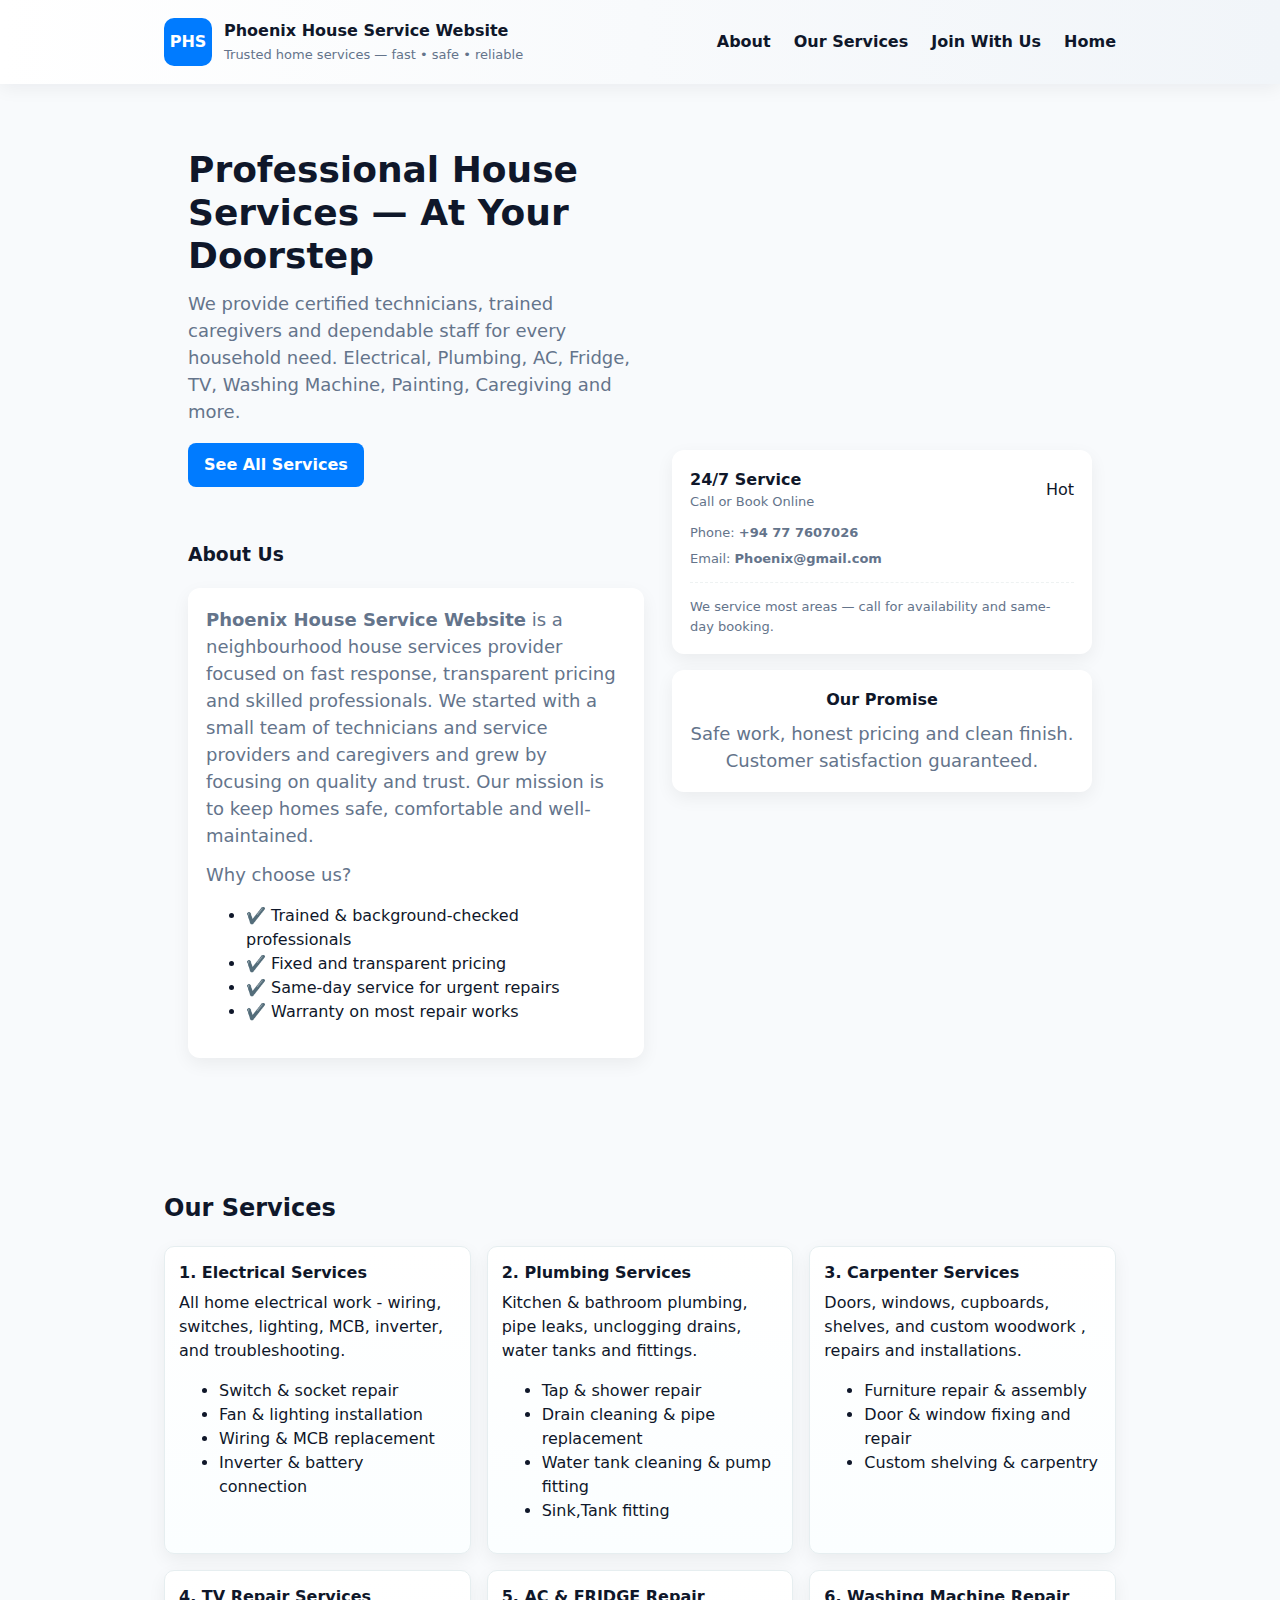
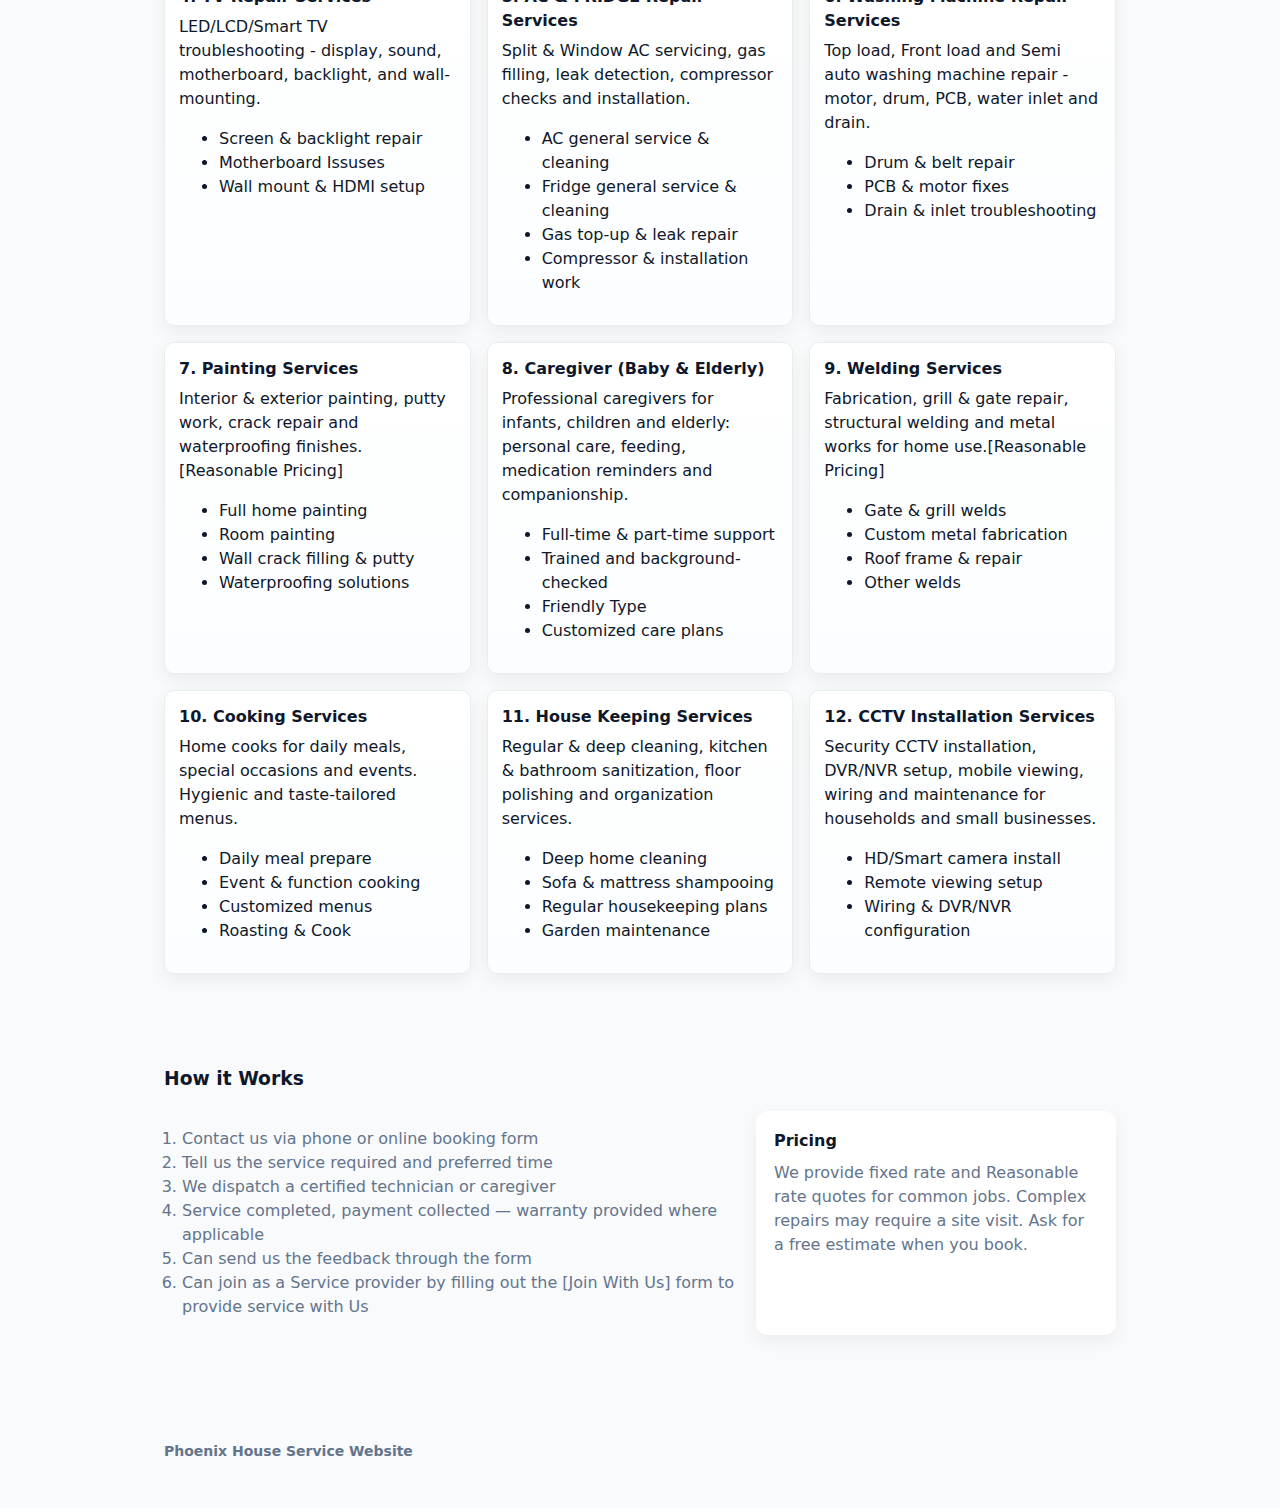
<file: about.html>
<!doctype html>
<html lang="en">
<head>
  <meta charset="utf-8" />
  <meta name="viewport" content="width=device-width, initial-scale=1.0" />
  <title>Phoenix House Services</title>
  <meta name="description" content="Professional home services: Electrical, Plumbing, AC, Fridge, Washing Machine, Painting, Caregivers, CCTV, Cleaning and more." />
  <style>
    :root{
            --accent:#007bff;
            --dark:#0f172a;
            --muted:#64748b;
            --card:#ffffff;
            --bg:#f8fafc;
            --container:1000px;
            
            font-family: Inter, system-ui, -apple-system, 'Segoe UI', Roboto, 'Helvetica Neue', Arial;
        }

        *{box-sizing:border-box}
        body{margin:0;background:var(--bg);color:var(--dark);line-height:1.5}
        
        /* Containers: ஃபோனில் முழு அகலம் பயன்படுத்துகிறது */
        .container{max-width:var(--container);margin:0 auto;padding:24px}
        
        header{background:linear-gradient(90deg,var(--card),#f1f5f9);box-shadow:0 4px 18px rgba(15,23,42,0.06);}
        .nav{display:flex;align-items:center;justify-content:space-between;padding:18px 24px}
        .brand{display:flex;gap:12px;align-items:center}
        .logo{width:48px;height:48px;border-radius:10px;background:var(--accent);display:inline-grid;place-items:center;color:white;font-weight:700}
        
        /* Navbar Links - டெஸ்க்டாப்பிற்காக மறைக்கவில்லை */
        nav a{margin-left:18px;text-decoration:none;color:var(--dark);font-weight:600}
        
        /* Hero Section - டெஸ்க்டாப்/லேப்டாப் வியூ */
        .hero{display:grid;grid-template-columns:1fr 420px;gap:28px;padding:40px 24px;align-items:center}
        .hero h1{font-size:36px;margin:0 0 12px;line-height:1.2} /* பெரிய எழுத்துரு அளவு */
        .hero p{color:var(--muted);margin:0 0 18px;font-size:18px} /* பெரிய எழுத்துரு அளவு */
        .cta{display:inline-block;padding:10px 16px;background:var(--accent);color:white;border-radius:8px;text-decoration:none;font-weight:700}
        .card{background:var(--card);padding:18px;border-radius:12px;box-shadow:0 6px 18px rgba(2,6,23,0.06)}
        
        /* Services Grid - ஃபோனில் 1 காலம், லேப்டாப்பில் பல காலம் */
        .services-grid{display:grid;grid-template-columns:repeat(auto-fit,minmax(240px,1fr));gap:16px}
        .service-item{padding:14px;border-radius:10px;border:1px solid #e6eef0;background:linear-gradient(180deg,#ffffff,#fbfeff)}
        .service-item h4{margin:0 0 6px}
        .section{padding:36px 0}
        .about p{color:var(--muted);margin-bottom:12px}
        
        /* Two Column Layout - டெஸ்க்டாப்/லேப்டாப் வியூ */
        .two-col{display:grid;grid-template-columns:1fr 360px;gap:18px}
        
        .contact{display:flex;gap:12px;align-items:center}
        footer{padding:22px 0;color:var(--muted);text-align:center;font-size:14px}


        /* ------------------------------------------- */
        /* 📱 Mobile Specific Styles (Maximum 768px width) */
        /* ------------------------------------------- */
        @media screen and (max-width: 768px) {
            /* Navbar: லிங்க்குகளை மறைத்து, hamburger icon பயன்படுத்தலாம். இப்போது மறைக்கிறேன். */
            .nav nav {
                display: none; /* ஃபோனில் மெனுவை மறைத்தல் */
            }
            .nav {
                padding: 12px 24px;
            }
            
            /* Hero Section: ஒற்றை-காலம் லேஅவுட் */
            .hero {
                grid-template-columns: 1fr; /* 1 காலத்திற்கு மாற்றவும் */
                padding: 30px 24px;
                text-align: center; /* எழுத்துக்களை மையத்திற்கு கொண்டு வர */
            }
            .hero h1 {
                font-size: 28px; /* ஃபோனுக்கு ஏற்றவாறு குறைத்தல் */
            }
            .hero p {
                font-size: 16px;
            }

            /* Two Column Layout: ஒற்றை-காலம் லேஅவுட் */
            .two-col {
                grid-template-columns: 1fr; /* 1 காலத்திற்கு மாற்றவும் */
            }
            /* எல்லா பக்கெட்ஸ்களையும் ஃபோனில் 20px ஆக்குதல் */
            .container {
                padding: 0 20px;
            }
            .section {
                padding: 30px 0;
            }
        }
    </style>
  
</head>
<body>
  <header>
    <div class="container nav">
      <div class="brand">
        <div class="logo">PHS</div>
        <div>
          <div style="font-weight:800">Phoenix House Service Website</div>
          <div style="font-size:13px;color:var(--muted);margin-top:2px">Trusted home services — fast • safe • reliable</div>
        </div>
      </div>
      <nav>
        <a href="#about">About</a>
        <a href="#services">Our Services</a>
        <a href="https://forms.gle/s9K1ZjrAFDpSouPGA">Join With Us</a>
        <a href="index.html">Home</a>
      </nav>
    </div>
  </header>

  <main class="container">
    <section class="hero">
      <div>
        <h1>Professional House Services — At Your Doorstep</h1>
        <p>We provide certified technicians, trained caregivers and dependable staff for every household need. Electrical, Plumbing, AC, Fridge, TV, Washing Machine, Painting, Caregiving and more.</p>
        <a class="cta" href="#services">See All Services</a>

        <div class="section about">
          <h3 id="about">About Us</h3>
          <div class="card">
            <p><strong>Phoenix House Service Website</strong> is a neighbourhood house services provider focused on fast response, transparent pricing and skilled professionals. We started with a small team of technicians and service providers and caregivers and grew by focusing on quality and trust. Our mission is to keep homes safe, comfortable and well-maintained.</p>
            <p>Why choose us?</p>
            <ul class="service-list">
              <li>✔️ Trained & background-checked professionals</li>
              <li>✔️ Fixed and transparent pricing</li>
              <li>✔️ Same-day service for urgent repairs</li>
              <li>✔️ Warranty on most repair works</li>
            </ul>
          </div>
        </div>
      </div>

      <aside>
        <div class="card">
          <div style="display:flex;align-items:center;justify-content:space-between;margin-bottom:8px">
            <div>
              <div style="font-weight:800">24/7 Service</div>
              <div style="font-size:13px;color:var(--muted)">Call or Book Online</div>
            </div>
            <div class="badge">Hot</div>
          </div>
          <div style="margin-top:12px;font-size:13px;color:var(--muted)">Phone: <strong>+94 77 7607026</strong></div>
          <div style="margin-top:6px;font-size:13px;color:var(--muted)">Email: <strong>Phoenix@gmail.com</strong></div>
          <hr style="margin:14px 0;border:none;border-top:1px dashed #eef2f2">
          <div style="font-size:13px;color:var(--muted)">We service most areas — call for availability and same-day booking.</div>
        </div>

        <div class="card" style="margin-top:16px;text-align:center">
          <div style="font-weight:800">Our Promise</div>
          <p style="color:var(--muted);margin:8px 0 0">Safe work, honest pricing and clean finish. Customer satisfaction guaranteed.</p>
        </div>
      </aside>
    </section>

    <section class="section" id="services">
      <h2>Our Services</h2>
      

      <div class="services-grid" style="margin-top:14px">

        <!-- Service Cards: Keep order same as user list -->

        <div class="service-item card" id="s1">
          <h4>1. Electrical Services</h4>
          <div class="service-details">All home electrical work - wiring, switches, lighting, MCB, inverter, and troubleshooting.</div>
          <ul class="service-list">
            <li>Switch & socket repair</li>
            <li>Fan & lighting installation</li>
            <li>Wiring & MCB replacement</li>
            <li>Inverter & battery connection</li>
          </ul>
        </div>

        <div class="service-item card" id="s2">
          <h4>2. Plumbing Services</h4>
          <div class="service-details">Kitchen & bathroom plumbing, pipe leaks, unclogging drains, water tanks and fittings.</div>
          <ul class="service-list">
            <li>Tap & shower repair</li>
            <li>Drain cleaning & pipe replacement</li>
            <li>Water tank cleaning & pump fitting</li>
            <li>Sink,Tank fitting</li>
          </ul>
        </div>

        <div class="service-item card" id="s3">
          <h4>3. Carpenter Services</h4>
          <div class="service-details">Doors, windows, cupboards, shelves, and custom woodwork , repairs and installations.</div>
          <ul class="service-list">
            <li>Furniture repair & assembly</li>
            <li>Door & window fixing and repair</li>
            <li>Custom shelving & carpentry</li>
          </ul>
        </div>

        <div class="service-item card" id="s4">
          <h4>4. TV Repair Services</h4>
          <div class="service-details">LED/LCD/Smart TV troubleshooting - display, sound, motherboard, backlight, and wall-mounting.</div>
          <ul class="service-list">
            <li>Screen & backlight repair</li>
            <li>Motherboard Issuses</li>
            <li>Wall mount & HDMI setup</li>
          </ul>
        </div>

        <div class="service-item card" id="s5">
          <h4>5. AC & FRIDGE Repair Services</h4>
          <div class="service-details">Split & Window AC servicing, gas filling, leak detection, compressor checks and installation.</div>
          <ul class="service-list">
            <li>AC general service & cleaning</li>
            <li>Fridge general service & cleaning</li>
            <li>Gas top-up & leak repair</li>
            <li>Compressor & installation work</li>
          </ul>
        </div>

        <div class="service-item card" id="s6">
          <h4>6. Washing Machine Repair Services</h4>
          <div class="service-details">Top load, Front load and Semi auto washing machine repair - motor, drum, PCB, water inlet and drain.</div>
          <ul class="service-list">
            <li>Drum & belt repair</li>
            <li>PCB & motor fixes</li>
            <li>Drain & inlet troubleshooting</li>
          </ul>
        </div>

        <div class="service-item card" id="s7">
          <h4>7. Painting Services</h4>
          <div class="service-details">Interior & exterior painting, putty work, crack repair and waterproofing finishes.[Reasonable Pricing]</div>
          <ul class="service-list">
            <li>Full home painting</li>
            <li>Room painting
            <li>Wall crack filling & putty</li>
            <li>Waterproofing solutions</li>
          </ul>
        </div>

        <div class="service-item card" id="s8">
          <h4>8. Caregiver (Baby & Elderly)</h4>
          <div class="service-details">Professional caregivers for infants, children and elderly: personal care, feeding, medication reminders and companionship.</div>
          <ul class="service-list">
            <li>Full-time & part-time support</li>
            <li>Trained and background-checked</li>
            <li>Friendly Type</li>
            <li>Customized care plans</li>
          </ul>
        </div>

        <div class="service-item card" id="s9">
          <h4>9. Welding Services</h4>
          <div class="service-details">Fabrication, grill & gate repair, structural welding and metal works for home use.[Reasonable Pricing]</div>
          <ul class="service-list">
            <li>Gate & grill welds</li>
            <li>Custom metal fabrication</li>
            <li>Roof frame & repair</li>
            <li>Other welds</li>
          </ul>
        </div>

        <div class="service-item card" id="s10">
          <h4>10. Cooking Services</h4>
          <div class="service-details">Home cooks for daily meals, special occasions and events. Hygienic and taste-tailored menus.</div>
          <ul class="service-list">
            <li>Daily meal prepare</li>
            <li>Event & function cooking</li>
            <li>Customized menus</li>
            <li>Roasting & Cook</li>
          </ul>
        </div>

        <div class="service-item card" id="s11">
          <h4>11. House Keeping Services</h4>
          <div class="service-details">Regular & deep cleaning, kitchen & bathroom sanitization, floor polishing and organization services.</div>
          <ul class="service-list">
            <li>Deep home cleaning</li>
            <li>Sofa & mattress shampooing</li>
            <li>Regular housekeeping plans</li>
            <li>Garden maintenance</li>
          </ul>
        </div>

        <div class="service-item card" id="s12">
          <h4>12. CCTV Installation Services</h4>
          <div class="service-details">Security CCTV installation, DVR/NVR setup, mobile viewing, wiring and maintenance for households and small businesses.</div>
          <ul class="service-list">
            <li>HD/Smart camera install</li>
            <li>Remote viewing setup</li>
            <li>Wiring & DVR/NVR configuration</li>
          </ul>
        </div>

      </div>

      

    </section>

    <section class="section">
      <h3>How it Works</h3>
      <div class="two-col">
        <div>
          <ol style="color:var(--muted);padding-left:18px">
            <li>Contact us via phone or online booking form</li>
            <li>Tell us the service required and preferred time</li>
            <li>We dispatch a certified technician or caregiver</li>
            <li>Service completed, payment collected — warranty provided where applicable</li>
            <li>Can send us the feedback through the form</li>
            <li>Can join as a Service provider by filling out the [Join With Us] form to provide service with Us</li>
          </ol>
        </div>
        <aside class="card">
          <strong>Pricing</strong>
          <p style="color:var(--muted);margin-top:8px">We provide fixed rate and Reasonable rate quotes for common jobs. Complex repairs may require a site visit. Ask for a free estimate when you book.</p>
        </aside>
      </div>
    </section>

  </main>

  <footer>
    <div class="container">
      <div style="display:flex;justify-content:space-between;align-items:center;gap:12px;flex-wrap:wrap">
        <div style="font-weight:700">Phoenix House Service Website</div>
        
      </div>
    </div>
  </footer>


</body>
</html>
</file>
